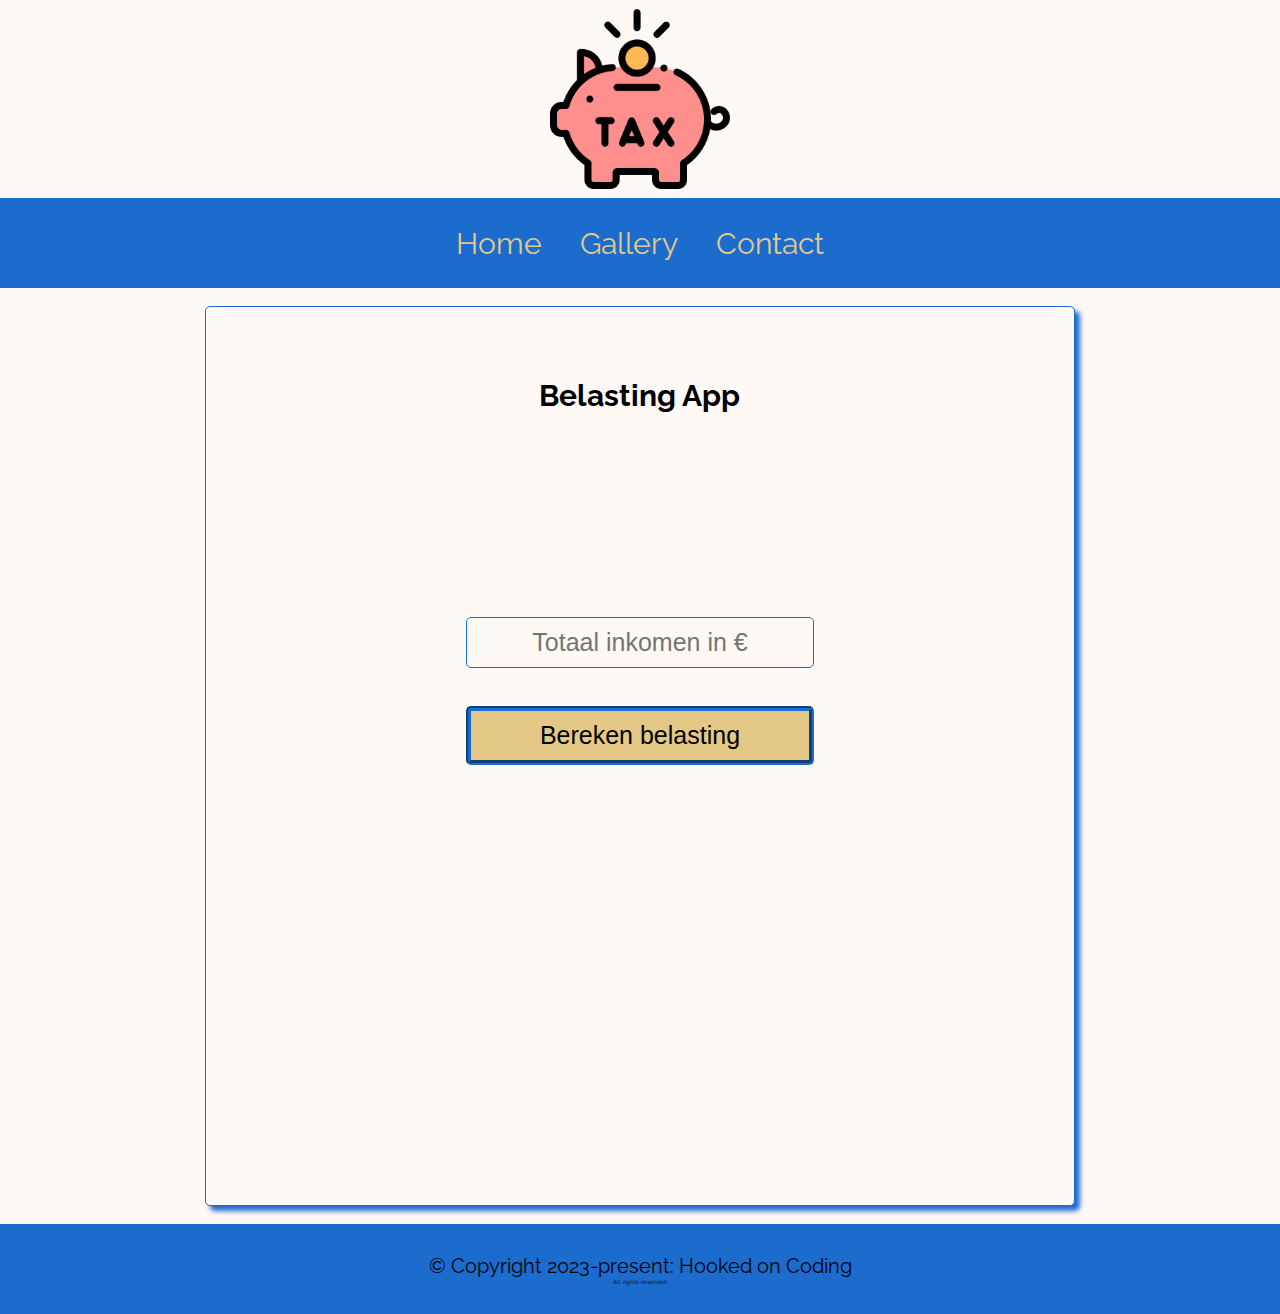
<file: belasting.html>
<!DOCTYPE html>
<html lang="en">
  <head>
    <meta charset="UTF-8" />
    <meta http-equiv="X-UA-Compatible" content="IE=edge" />
    <meta name="viewport" content="width=device-width, initial-scale=1.0" />
    <meta name="author" content="Jay Santarina" />
    <link rel="stylesheet" href="css/styles.css" />
    <title>Oefining 21: Belasting</title>
  </head>
  <body>
    <header>
      <img src="media/taxes.png" alt="taxes" class="logo" />
    </header>
    <nav>
      <ul>
        <li><a href="index.html">Home</a></li>
        <li><a href="404.html">Gallery</a></li>
        <li><a href="404.html">Contact</a></li>
      </ul>
    </nav>
    <main>
      <div id="main-center">
        <h2>Belasting App</h2>
        <form>
          <label for="inkomen"></label>
          <input
            type="number"
            id="totaalInkomen"
            class="input-number"
            name="inkoment"
            placeholder="Totaal inkomen in €"
            required
          />
          <input
            type="button"
            value="Bereken belasting"
            class="btn"
            onclick="berekenBelasting()"
          />
        </form>
        <div id="meldingen" class="hidden"></div>
        <iframe
          src="https://www.google.com/maps/embed?pb=!1m18!1m12!1m3!1d467476.8999171965!2d-81.43473259237488!3d19.33974755828929!2m3!1f0!2f0!3f0!3m2!1i1024!2i768!4f13.1!3m3!1m2!1s0x8e94f5a87f767d73%3A0x96f1dc083f2d49b2!2sCayman%20Islands!5e0!3m2!1sen!2sus!4v1647901349514!5m2!1sen!2sus"
          allowfullscreen
          loading="lazy"
          id="caymanRich"
          class="hidden"
        ></iframe>

        <input
          type="button"
          class="btn hidden"
          value="reset"
          id="resetBTN"
          placeholder="Reset"
          onclick="resetAll()"
        />
      </div>
    </main>
    <footer>
      <p class="copyright">&copy; Copyright 2023-present: Hooked on Coding</p>
      <p>All rights reserved</p>
    </footer>
    <script src="js/scriptBelasting.js"></script>
  </body>
</html>
</file>
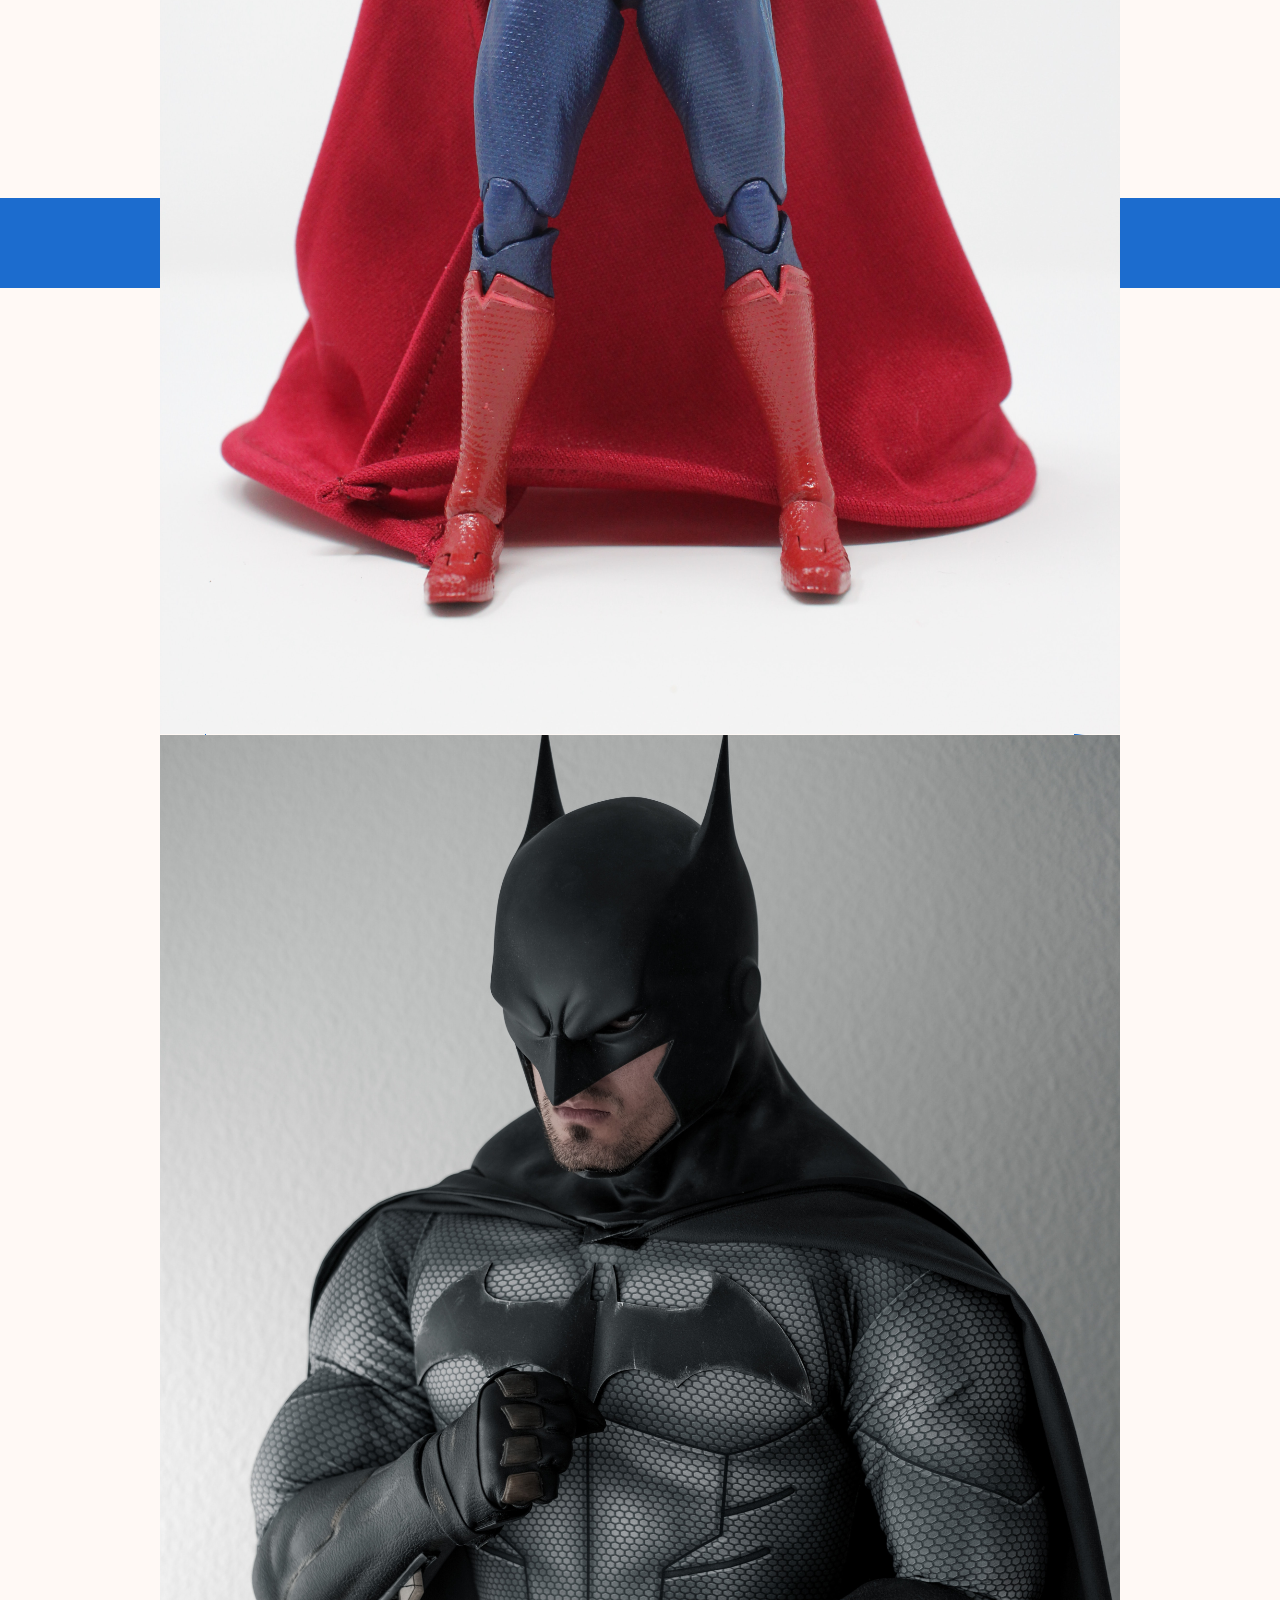
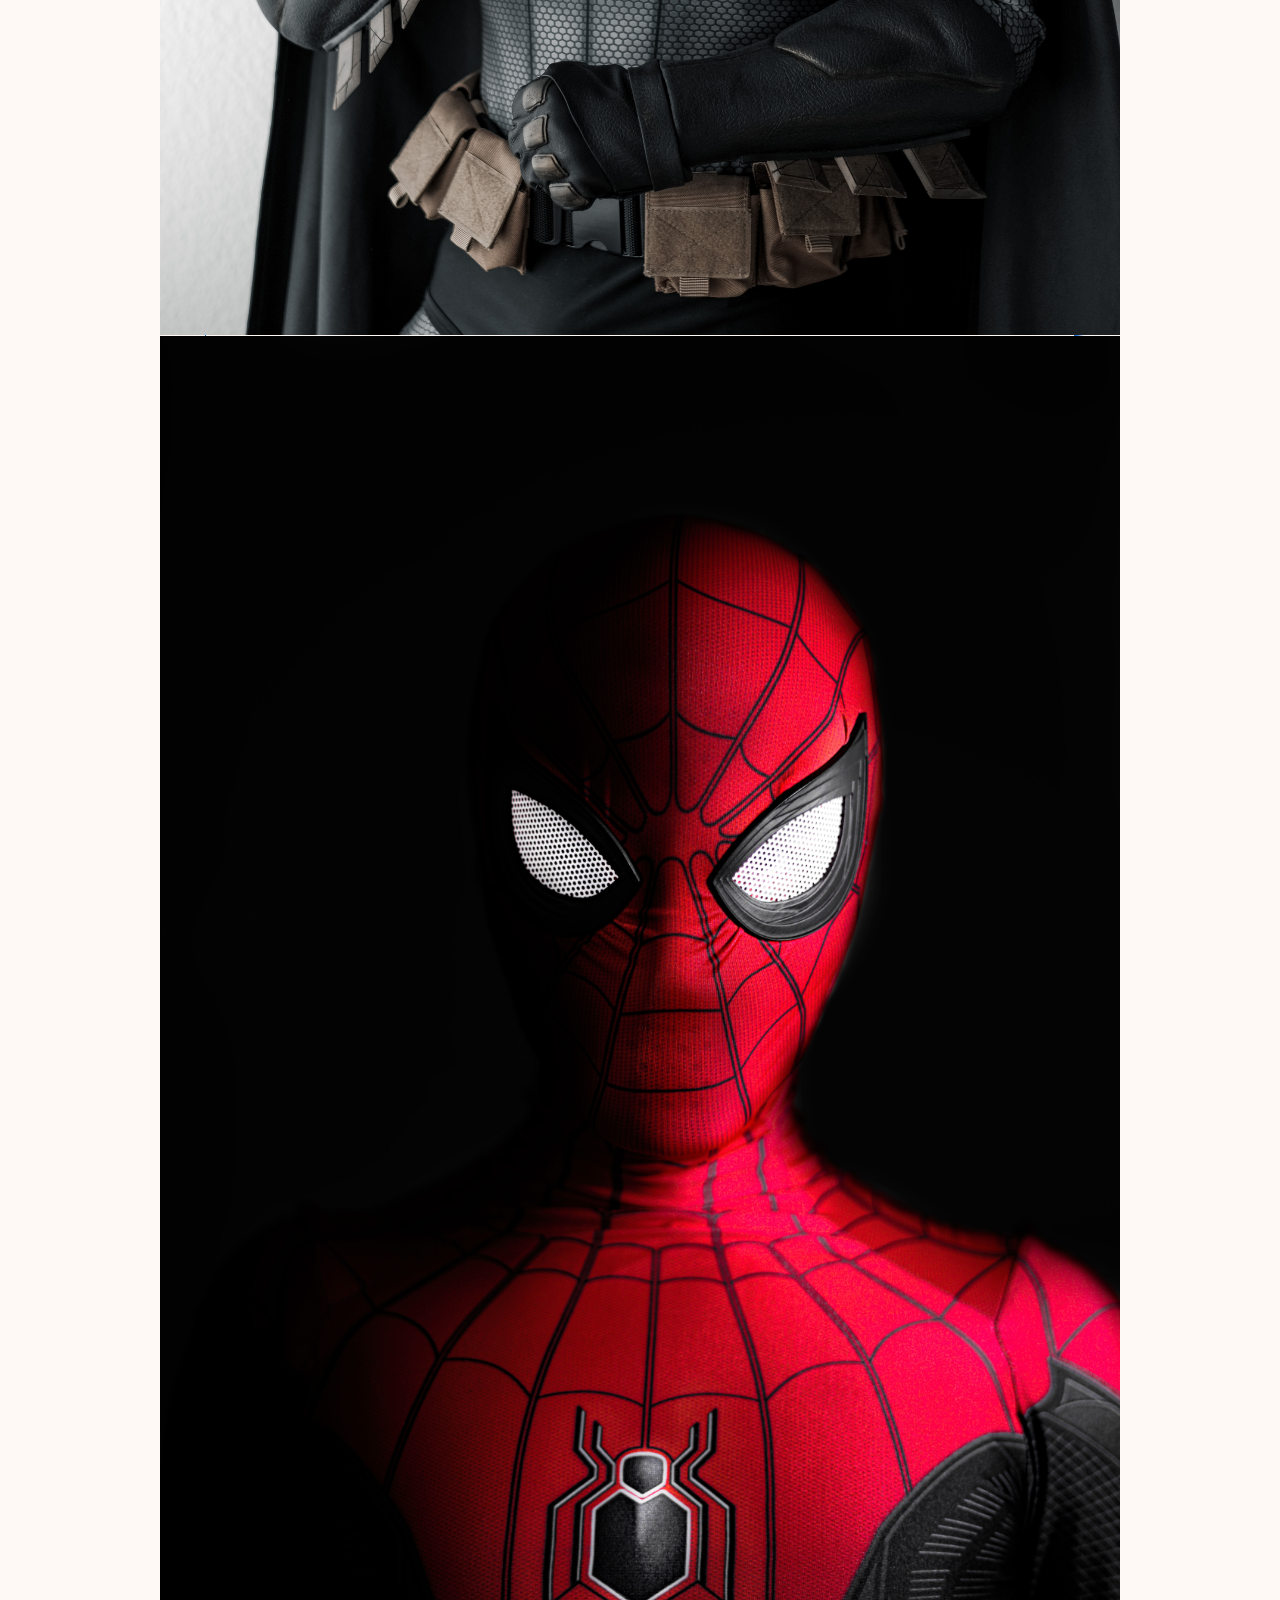
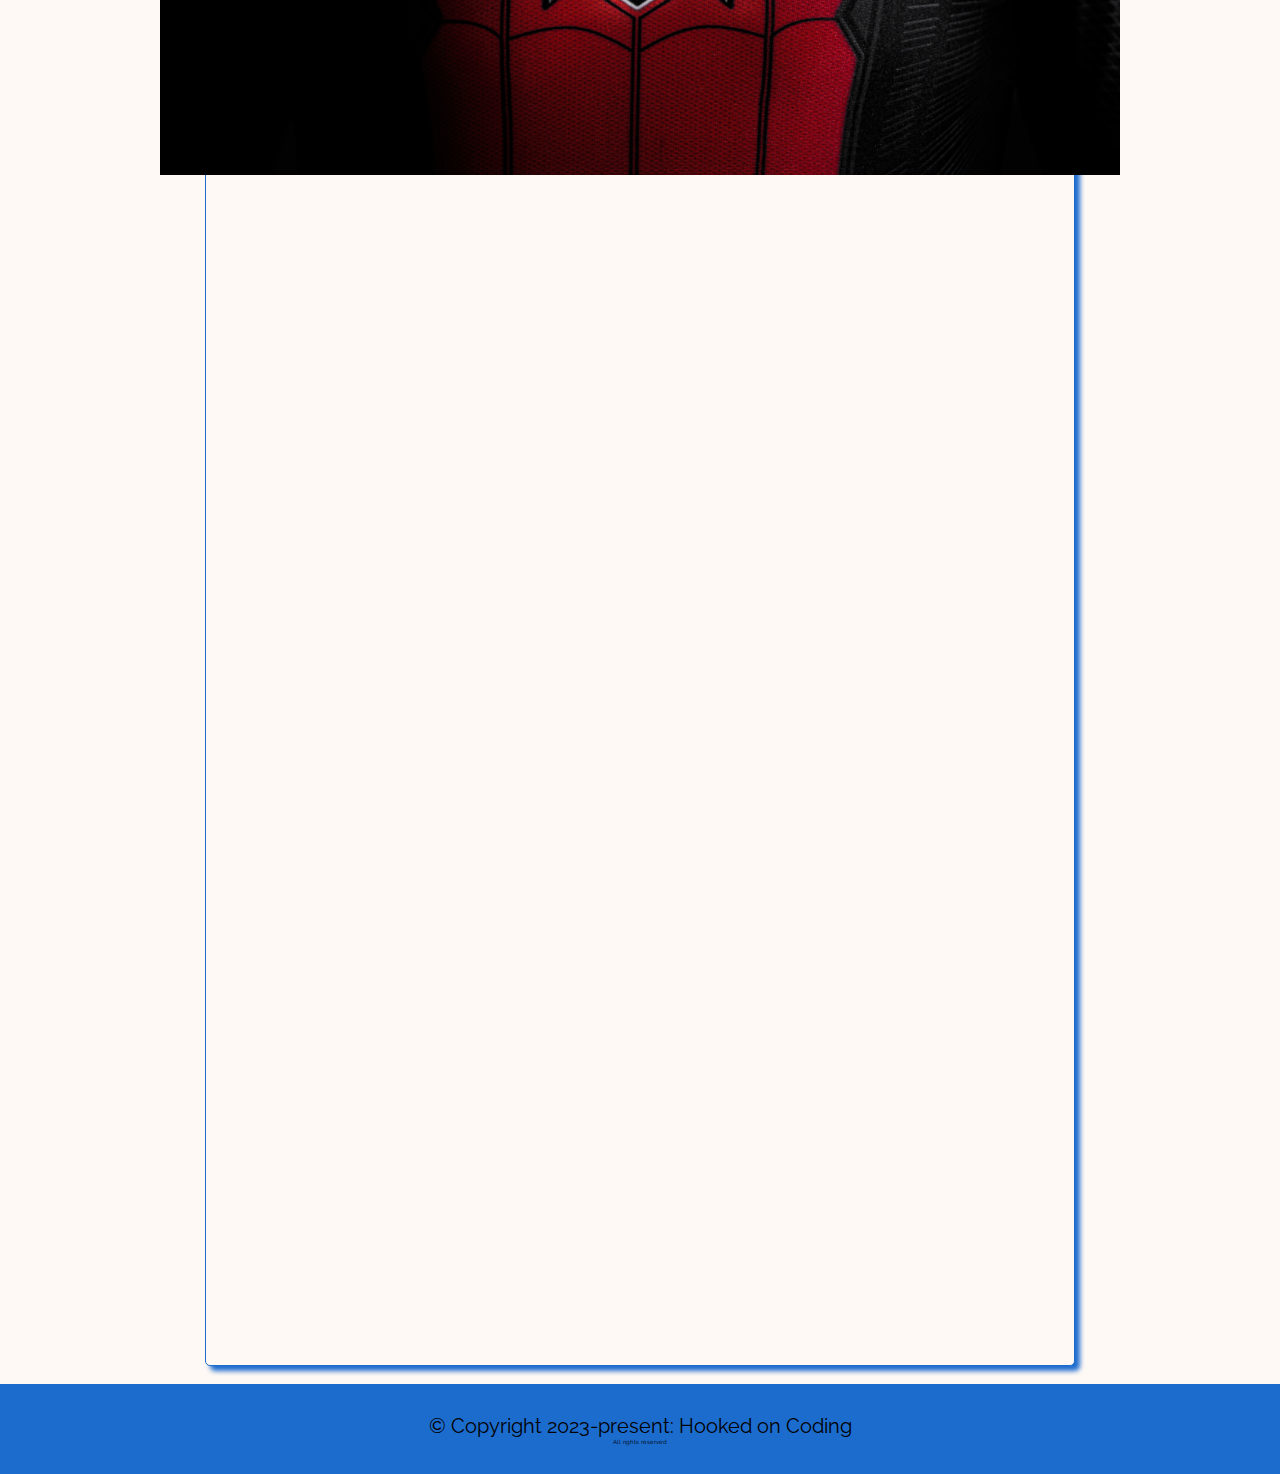
<file: filter-king.html>
<!DOCTYPE html>
<html lang="en">
  <head>
    <meta charset="UTF-8" />
    <meta http-equiv="X-UA-Compatible" content="IE=edge" />
    <meta name="viewport" content="width=device-width, initial-scale=1.0" />
    <meta name="author" content="Jay Santarina" />
    <link rel="stylesheet" href="css/styles.css" />
    <title>Oefining 20: Tickets</title>
  </head>
  <body>
    <header>
      <img src="media/filter.png" alt="filter control" class="logo" />
    </header>
    <nav>
      <ul>
        <li><a href="index.html">Home</a></li>
        <li><a href="404.html">Gallery</a></li>
        <li><a href="404.html">Contact</a></li>
      </ul>
    </nav>
    <main>
      <div id="main-center">
        <h2>Filter King</h2>
        <form>
          <div class="helden">
            <img
              src="media/superman.svg"
              alt="superman"
              value="superman"
              id="superman"
              class="thumbnail"
              onclick="show(this)"
            />
            <img
              src="media/batman.svg"
              alt="batman"
              id="batman"
              value="batman"
              class="thumbnail"
              onclick="show(this)"
            />
            <img
              src="media/spiderman.svg"
              alt="spiderman"
              id="spiderman"
              value="spiderman"
              class="thumbnail"
              onclick="show(this)"
            />
          </div>
          <input
            type="button"
            class="btn hidden"
            id="bw"
            value="b/w"
            onclick="filtering(this)"
          />
          <input
            type="button"
            class="btn hidden"
            id="sepia"
            value="sepia"
            onclick="filtering(this)"
          />
          <input
            type="button"
            class="btn hidden"
            id="normal"
            value="normal"
            onclick="filtering(this)"
          />
          <input
            type="button"
            class="btn hidden"
            value="reset"
            id="resetBTN"
            placeholder="Reset"
            onclick="resetAll()"
          />
        </form>
      </div>
    </main>
    <footer>
      <p class="copyright">&copy; Copyright 2023-present: Hooked on Coding</p>
      <p>All rights reserved</p>
    </footer>
    <script src="js/scriptFilter.js"></script>
  </body>
</html>
</file>
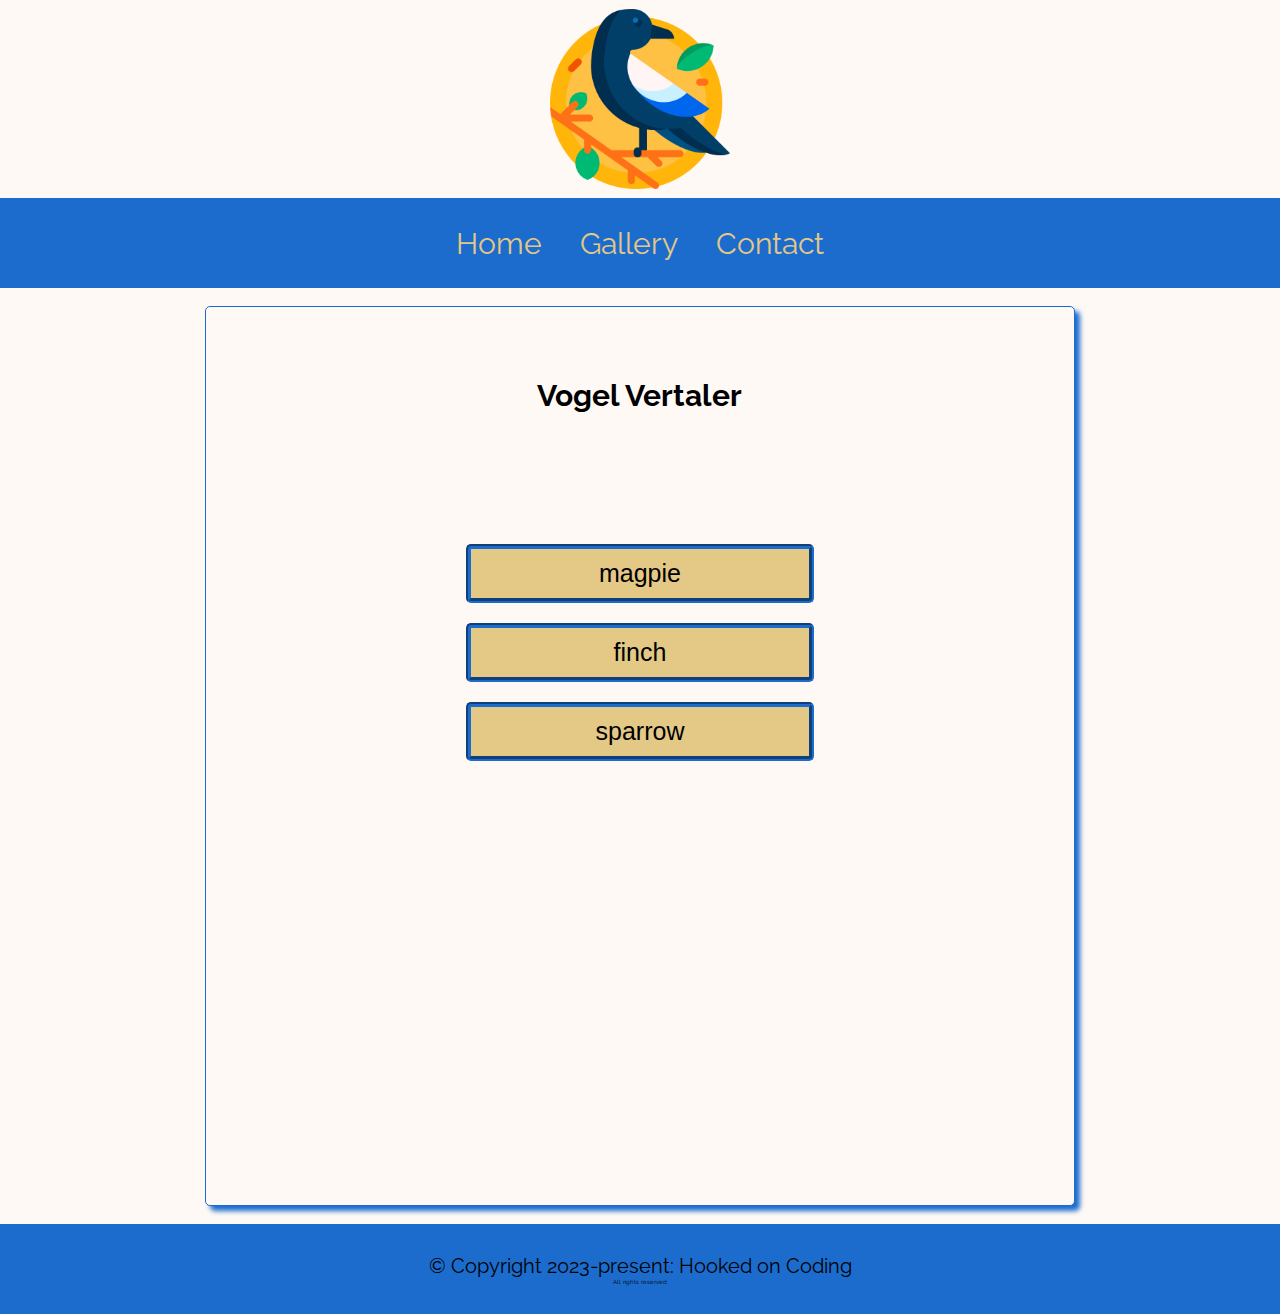
<file: vogel.html>
<!DOCTYPE html>
<html lang="en">
  <head>
    <meta charset="UTF-8" />
    <meta http-equiv="X-UA-Compatible" content="IE=edge" />
    <meta name="viewport" content="width=device-width, initial-scale=1.0" />
    <meta name="author" content="Jay Santarina" />
    <link rel="stylesheet" href="css/styles.css" />
    <title>Oefining 20: Tickets</title>
  </head>
  <body>
    <header>
      <img src="media/magpie.png" alt="magpie" class="logo" />
    </header>
    <nav>
      <ul>
        <li><a href="index.html">Home</a></li>
        <li><a href="404.html">Gallery</a></li>
        <li><a href="404.html">Contact</a></li>
      </ul>
    </nav>
    <main>
      <div id="main-center">
        <h2>Vogel Vertaler</h2>
        <form>
          <input
            type="button"
            class="btn vogels"
            name="vogels"
            value="magpie"
            placeholder="Ekster"
            onclick="vogelVertaler(this)"
          />
          <input
            type="button"
            class="btn vogels"
            name="vogels"
            value="finch"
            placeholder="Vink"
            onclick="vogelVertaler(this)"
          />
          <input
            type="button"
            class="btn vogels"
            name="vogels"
            value="sparrow"
            placeholder="Merel"
            onclick="vogelVertaler(this)"
          />
          <div id="meldingen" class="hidden"></div>
          <input type="button" class="btn hidden" value="reset" id="resetBTN"
          placeholder="Reset" onclick="resetAll()"
        </form>
      </div>
    </main>
    <footer>
      <p class="copyright">&copy; Copyright 2023-present: Hooked on Coding</p>
      <p>All rights reserved</p>
    </footer>
    <script src="js/scriptVogeltje.js"></script>
  </body>
</html>
</file>
<file: css/styles.css>
@import url('https://fonts.googleapis.com/css2?family=Raleway:ital,wght@0,100;0,400;0,500;0,700;0,900;1,100;1,400;1,500;1,700;1,900&display=swap');

* {
  margin: 0;
  padding: 0;
  box-sizing: border-box;
  font-size: 62.5%;
}
:root {
  --primary-color: hsl(25, 100%, 98%);
  --primary-text-color: hsl(42, 63%, 71%);
  --secondary-color: hsl(213, 76%, 46%);
  --secondary-text-color: hsl(320, 96%, 91%);
  --btn-bg-color: hsl(228, 52%, 64%);
  --btn-bg-hover: hsla(228, 72%, 30%);
  --tertiary-color: hsl(172, 55%, 77%);
  ---quaternary-color: hsl(246, 100%, 5%);
  ---quinary-color: hsl(0, 0%, 20%);
  --senary-color: hsl(0, 0%, 100%);
  --alert-color: hsl(349, 67%, 54%);
}
body {
  background-color: var(--primary-color);
  display: flex;
  flex-direction: column;
  align-items: center;
  justify-content: center;
  font-family: 'Raleway', sans-serif;
}
header {
  max-height: 25vh;
  width: 100%;
  display: flex;
  justify-content: center;
  padding: 1vh;
}

main,
footer {
  width: 80%;
}

.logo {
  height: 20vh;
  width: 20vh;
  border-radius: 10px;
}

nav {
  height: 10vh;
  width: 100%;
  background-color: var(--secondary-color);
  margin: 0 0 2vh 0;
  display: flex;
  justify-content: center;
  align-items: center;
}

nav li {
  display: inline-block;
}

nav a {
  text-decoration: none;
  color: var(--primary-text-color);
  font-size: clamp(2rem, 2.5vw, 3rem);
  padding: 2vh 2vh;
  transition: all 1s;
}
nav a:hover {
  color: var(--senary-color);
  font-weight: 700;
}
main {
  min-height: 100vh;
  display: flex;
  justify-content: center;
  margin: 0 0 2vh 0;
  gap: 1vw;
}
.oefen-listing {
  display: flex;
  flex-direction: column;
  justify-content: start;
  align-items: center;
  width: 100%;
  height: 100%;
  background-color: var(--primary-color);
}
.oefen-list {
  list-style: none;
  margin: 1rem;
  padding: 1rem;
}
.oefen-list:hover {
  border-bottom: solid 5px var(--secondary-color);
}
.oefen-links {
  text-decoration: none;
  font-size: clamp(1.75rem, 2.5vw, 3rem);
  color: var(--secondary-color);
  cursor: pointer;
  position: relative;
  transition: all 200ms;
}

.oefen-list:hover .oefen-links {
  color: var(--quaternary-color);
  font-weight: 700;
}

.inline-img {
  position: absolute;
  bottom: 0;
  left: -5rem;
  height: 4rem;
}
#main-center {
  width: 85%;
  display: flex;
  flex-direction: column;
  position: relative;
}
#main-center,
.front-img {
  background-color: var(--primary-color);
  border: solid 1px var(--secondary-color);
  box-shadow: 5px 5px 5px var(--secondary-color);
  border-radius: 5px;
}

#main-center h2 {
  font-size: clamp(2.75rem, 2.5vw, 3rem);
  text-align: center;
  margin: 5vh auto;
  padding: 2vw 1vw;
}

form {
  display: flex;
  height: 40%;
  flex-direction: column;
  justify-content: center;
  align-items: center;
}

.input-align {
  margin: 1vw 0;
}

#meldingen {
  height: auto;
  width: auto;
  border: solid 2px var(--secondary-color);
  margin: 2vw 2vw;
  color: var(---quaternary-color);
  text-align: center;
  padding: 1vw;
  font-size: clamp(1.5rem, 2.5vw, 2.5rem);
}

select {
  appearance: none;
  background-color: var(--primary-color);
  border: 1px solid var(--secondary-color);
  cursor: pointer;
  border-radius: 5px;
  color: var(---quaternary-color);
  width: 35%;
  text-align: center;
  font-size: clamp(1.6rem, 2.5vw, 2.5rem);
  padding: 10px;
  margin: 0 0 3vw 0;
}

select:hover {
  background-color: var(--senary-color);
}

select:focus {
  outline: none;
  box-shadow: inset 0px -3px var(--secondary-color);
}
input[type='number']::-webkit-inner-spin-button,
input[type='number']::-webkit-outer-spin-button {
  -webkit-appearance: none;
  margin: 0;
}
label {
  color: var(---quaternary-color);
  font-size: clamp(1.5rem, 2.5vw, 2.5rem);
  padding: 3vw;
}

.input-number {
  appearance: none;
  background-color: var(--primary-color);
  border: 1px solid var(--secondary-color);
  cursor: pointer;
  border-radius: 5px;
  color: #333;
  width: 40%;
  text-align: center;
  font-size: clamp(1.6rem, 2.5vw, 2.5rem);
  padding: 10px;
  margin: 0 0 3vw 0;
}

#input-number:hover {
  background-color: var(--senary-color);
}

#input-number:focus {
  outline: none;
  box-shadow: inset 0px -3px var(--secondary-color);
}
.btn {
  cursor: pointer;
  text-align: center;
  font-size: clamp(1.6rem, 2.5vw, 2.5rem);
  padding: 10px;
  margin: 0 0 2rem 0;
  width: 40%;
  background-color: var(--primary-text-color);
  border: groove 5px var(--secondary-color);
  border-radius: 5px;
}

.btn:hover {
  background-color: #f9f9f9;
}
#resetBTN {
  margin: 2vh auto;
}
.hidden {
  display: none;
}

.media-attribution {
  height: 35vh;
  width: 35vw;
  display: flex;
  flex-direction: column;
  align-items: center;
  border: solid 1px var(---quaternary-color);
  border-radius: 5px;
  background-color: var(--primary-color);
  box-shadow: 5px 5px 5px var(---quaternary-color);
}
.media-attribution img {
  height: 25vh;
  width: 25vw;
  padding: 2vh;
}
.error404 {
  width: 100%;
  height: 100%;
  display: flex;
  justify-content: center;
  align-items: center;
}
footer {
  height: 10vh;
  width: 100%;
  background-color: var(--secondary-color);
  display: flex;
  flex-direction: column;
  justify-content: center;
  align-items: center;
}
.copyright {
  font-size: clamp(1.175rem, 2vw, 2rem);
}
</file>
